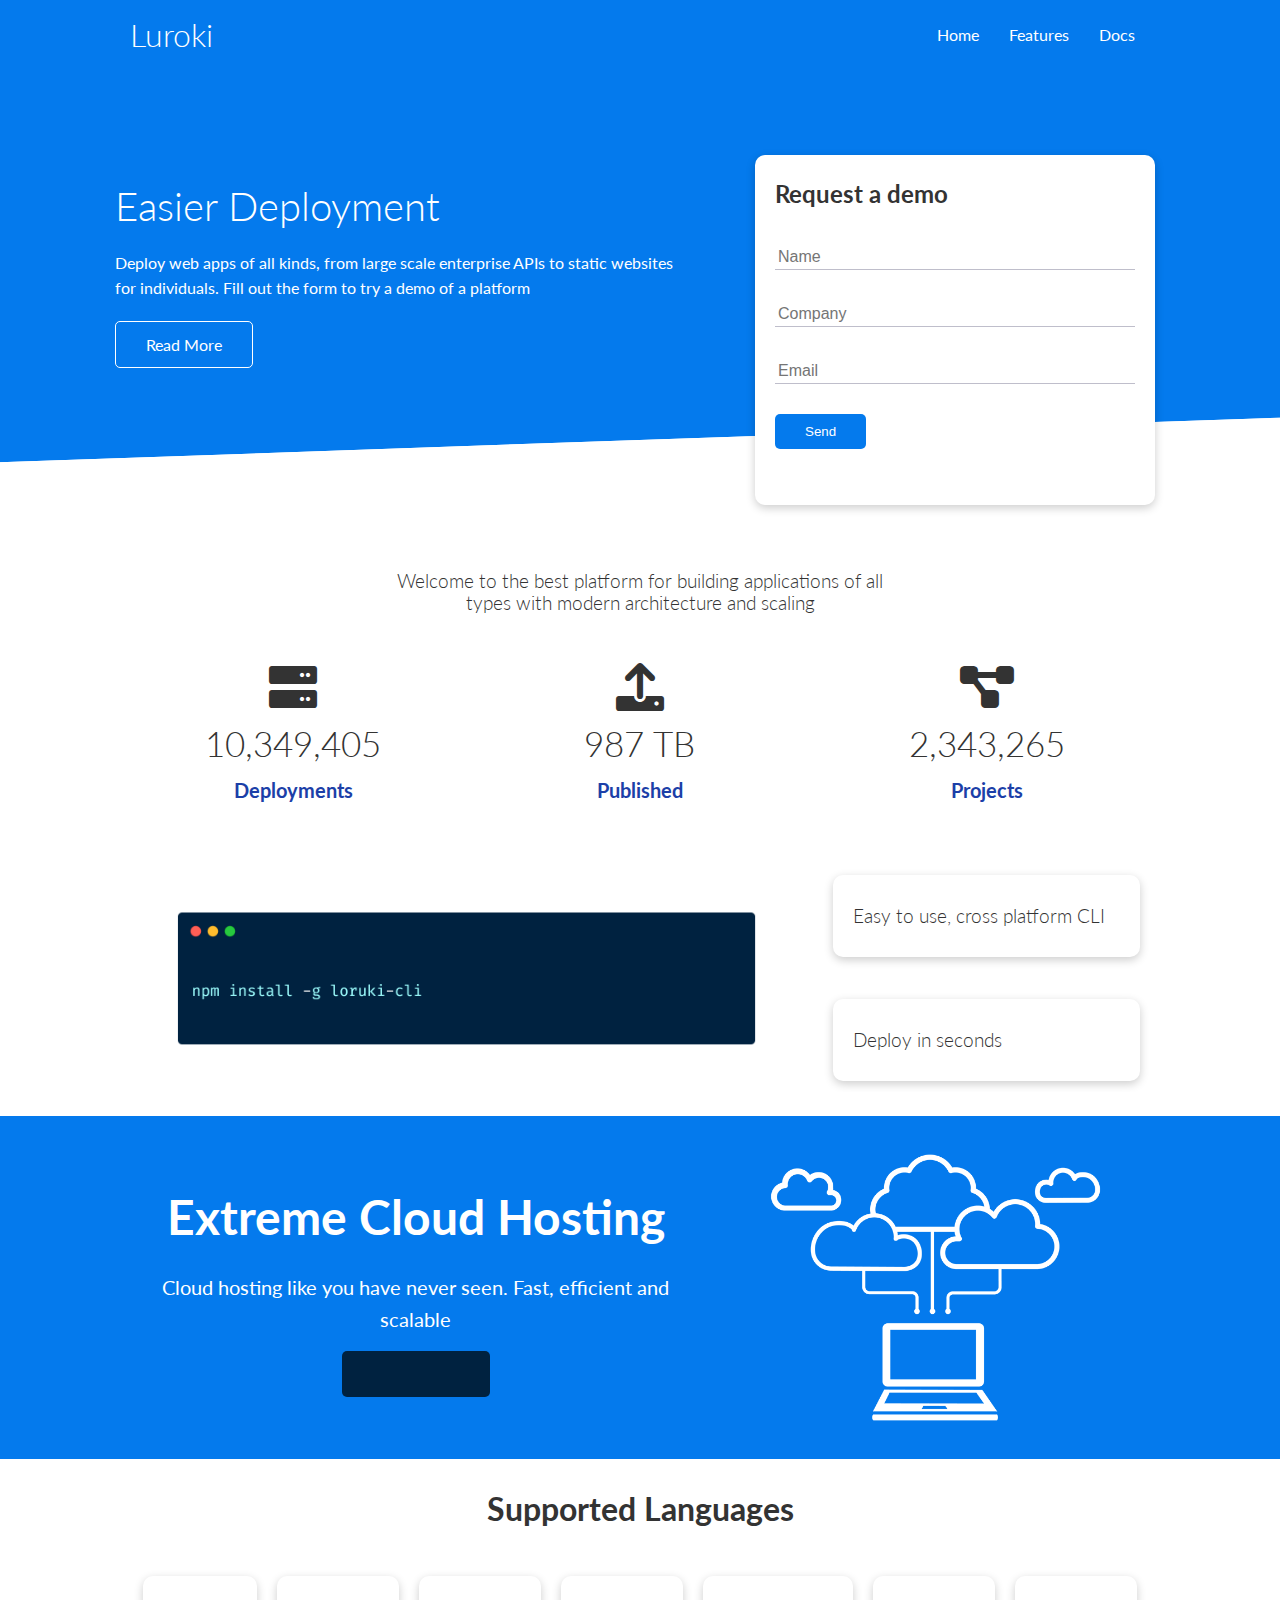
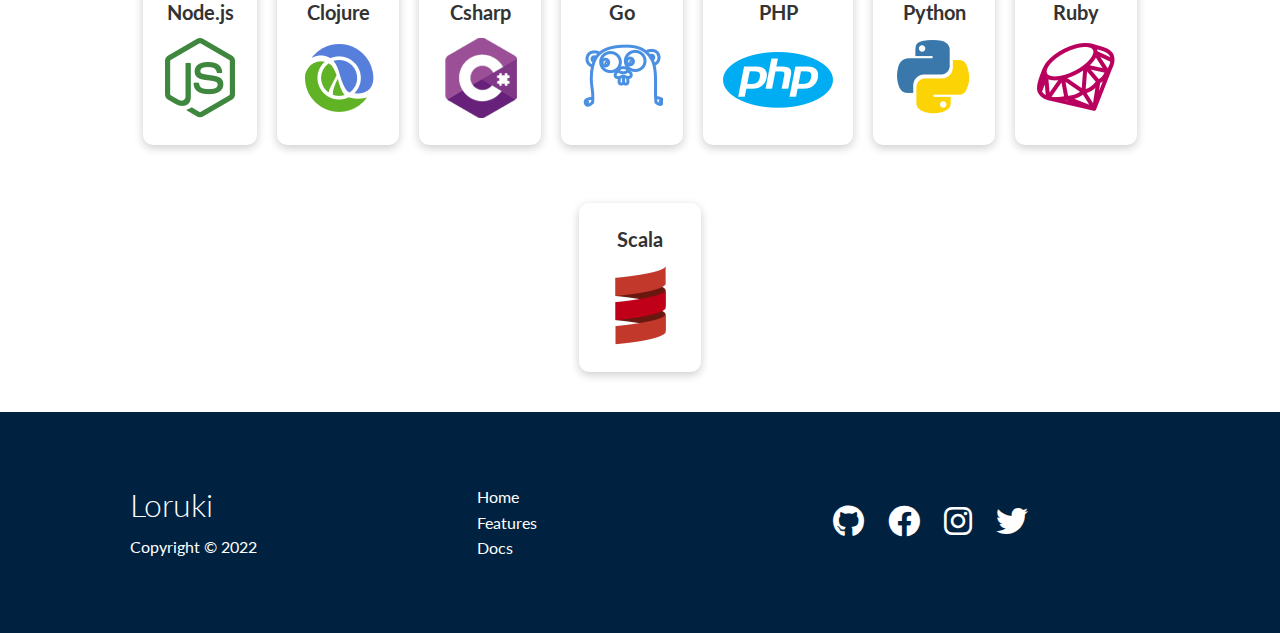
<file: index.html>
<!DOCTYPE html>
<html lang="en">

<head>
    <meta charset="UTF-8">
    <meta http-equiv="X-UA-Compatible" content="IE=edge">
    <meta name="viewport" content="width=device-width, initial-scale=1.0">
    <link rel="stylesheet" href="./css/style.css">
    <link rel="stylesheet" href="./css/utilities.css">
    <link rel="stylesheet" href="./fontawesome-free-6.0.0-web/css/all.css">
    <title>Amir.H | Cloud Hosting For Everyone</title>
</head>

<body>
    <div class="navbar">
        <div class="container flex">
            <h1 class="logo">Luroki </h1>
            <nav>
                <ul>
                    <li><a href="index.html">Home</a></li>
                    <li><a href="features.html">Features</a></li>
                    <li><a href="docs.html">Docs</a></li>
                </ul>
            </nav>
        </div>
    </div>
    <!-- showcase -->
    <section class="showcase">
        <div class="container grid">
            <div class="showcase-text">
                <h1>Easier Deployment</h1>
                <p>Deploy web apps of all kinds, from large scale enterprise APIs to static websites for individuals.
                    Fill out the form to try a demo of a platform</p>
                <a href="features.html" class="btn btn-outline">Read More</a>
            </div>
            <div class="showcase-form card">
                <h2>Request a demo</h2>
                <form>
                    <div class="form-control">
                        <input type="text" name="name" placeholder="Name" required>
                    </div>
                    <div class="form-control">
                        <input type="text" name="company" placeholder="Company" required>
                    </div>
                    <div class="form-control">
                        <input type="email" name="email" placeholder="Email" required>
                    </div>
                    <input type="submit" value="Send" class="btn btn-primary">
                </form>
            </div>
        </div>
    </section>

    <!-- stats -->
    <section class="stats">
        <div class="container">
            <h3 class="stats-heading text-center my-1">
                Welcome to the best platform for building applications of all types with modern architecture and scaling
            </h3>
            <div class="grid grid-3 text-center my-4">
                <div>
                    <i class="fas fa-server fa-3x"></i>
                    <h3>10,349,405</h3>
                    <p class="text-secondary">Deployments</p>
                </div>
                <div>
                    <i class="fas fa-upload fa-3x"></i>
                    <h3>987 TB</h3>
                    <p class="text-secondary">Published</p>
                </div>
                <div>
                    <i class="fas fa-project-diagram fa-3x"></i>
                    <h3>2,343,265</h3>
                    <p class="text-secondary">Projects</p>
                </div>
            </div>
        </div>
    </section>
    <!-- Cli -->
    <section class="cli">
        <div class="container grid">
            <img src="./images/cli.png" alt="">
            <div class="card">
                <h3>Easy to use, cross platform CLI</h3>
            </div>
            <div class="card">
                <h3>Deploy in seconds</h3>
            </div>
        </div>
    </section>

    <!-- Cloud -->
    <section class="cloud bg-primary my-2 py-2">
        <div class="container grid">
            <div class="text-center">
                <h2 class="lg">Extreme Cloud Hosting</h2>
                <p class="lead my-1 ">Cloud hosting like you have never seen. Fast, efficient and scalable</p>
                <a href="features.html" class="btn btn-dark">Read More...</a>
            </div>
            <img src="./images/cloud.png" alt="">

        </div>
    </section>
    <!-- languages -->
    <section class="languages">
        <h2 class="md text-center my-2">
            Supported Languages
        </h2>
        <div class="container flex">
            <div class="card">
                <h4>Node.js</h4>
                <img src="./images/logos/node.png" alt="">
            </div>
            <div class="card">
                <h4>Clojure</h4>
                <img src="./images/logos/clojure.png" alt="">
            </div>
            <div class="card">
                <h4>Csharp</h4>
                <img src="./images/logos/csharp.png" alt="">
            </div>
            <div class="card">
                <h4>Go</h4>
                <img src="./images/logos/go.png" alt="">
            </div>
            <div class="card">
                <h4>PHP</h4>
                <img src="./images/logos/php.png" alt="">
            </div>
            <div class="card">
                <h4>Python</h4>
                <img src="./images/logos/python.png" alt="">
            </div>
            <div class="card">
                <h4>Ruby</h4>
                <img src="./images/logos/ruby.png" alt="">
            </div>
            <div class="card">
                <h4>Scala</h4>
                <img src="./images/logos/scala.png" alt="">
            </div>
        </div>
    </section>

    <!-- Footer -->
    <footer class="footer bg-dark py-5">
        <div class="container grid grid-3">
            <div>
                <h1>
                    Loruki
                </h1>
                <p>Copyright &copy; 2022</p>
            </div>
            <nav>
                <ul>
                    <li>
                        <a href="index.html">Home</a>
                    </li>
                    <li>
                        <a href="features.html">Features</a>
                    </li>
                    <li>
                        <a href="docs.html">Docs</a>
                    </li>
                </ul>
            </nav>
            <div class="social">
                <a href="#"><i class="fab fa-github fa-2x"></i> </a>
                <a href="#"><i class="fab fa-facebook fa-2x"></i> </a>
                <a href="#"><i class="fab fa-instagram fa-2x"></i> </a>
                <a href="#"><i class="fab fa-twitter fa-2x"></i> </a>
            </div>
        </div>
    </footer>
</body>

</html>
</file>
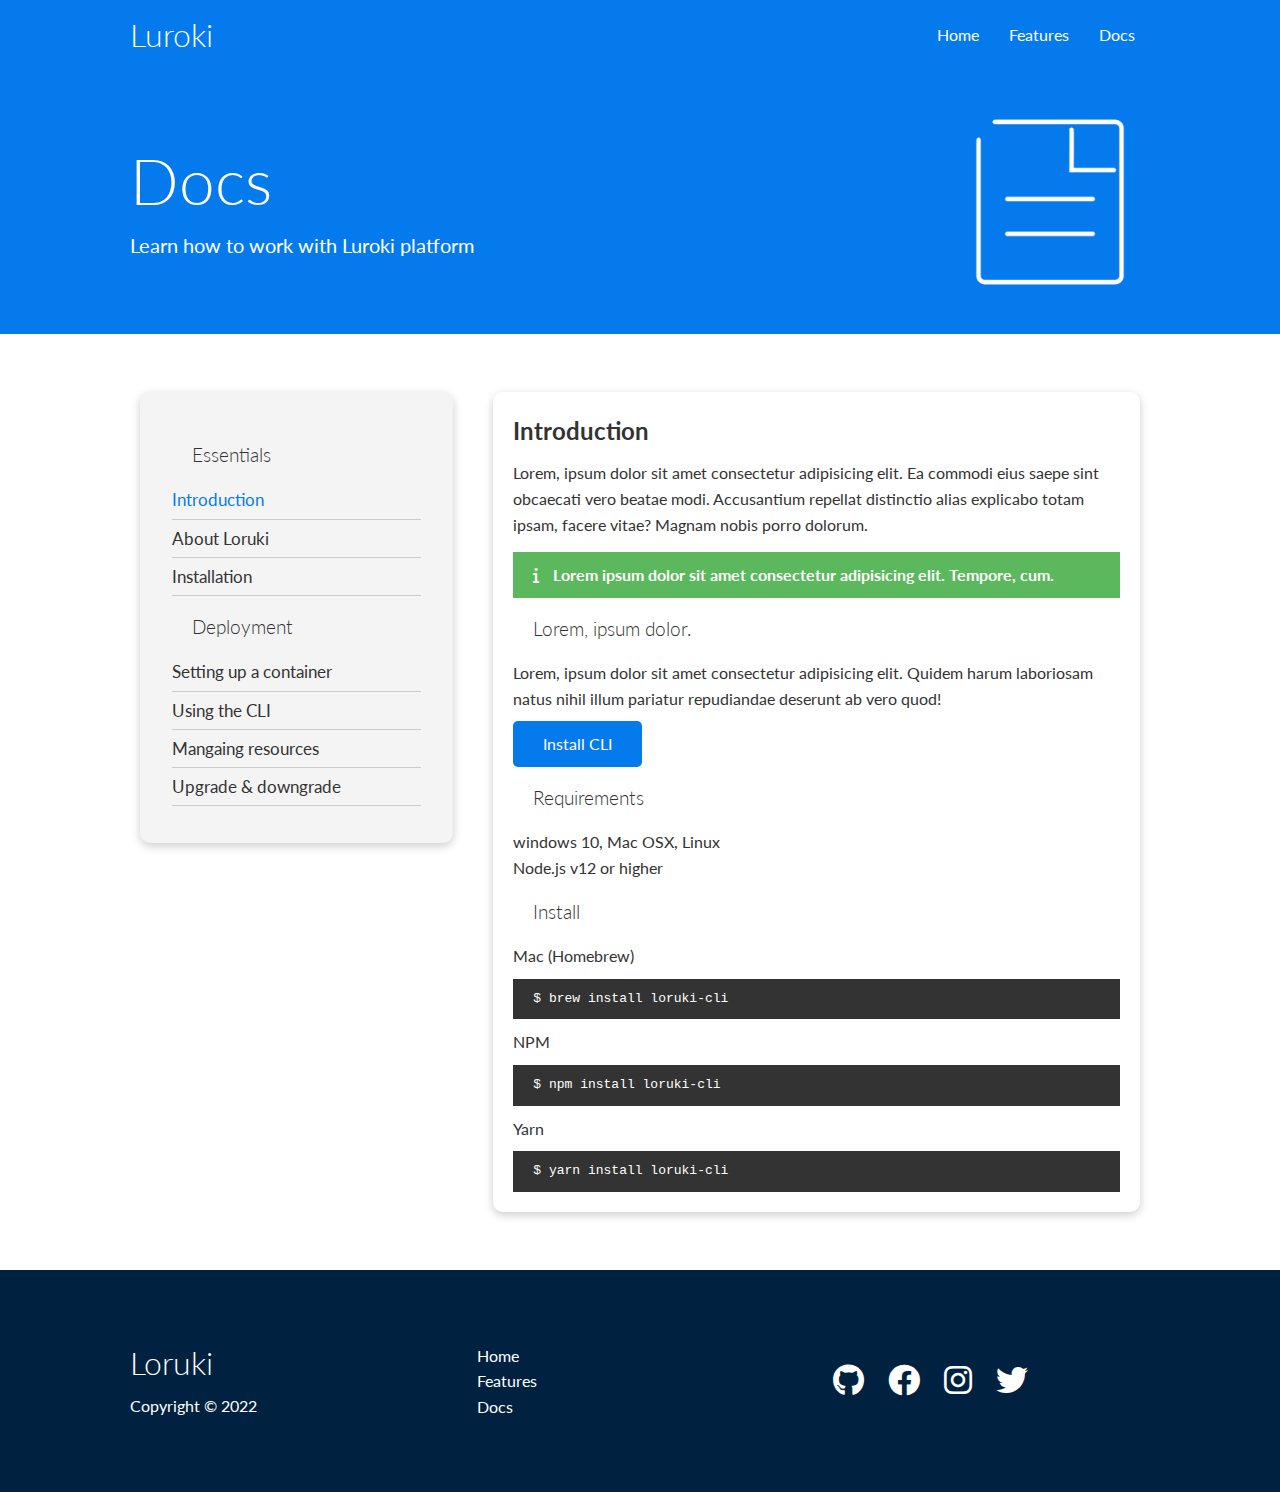
<file: docs.html>
<!DOCTYPE html>
<html lang="en">
  <head>
    <meta charset="UTF-8" />
    <meta http-equiv="X-UA-Compatible" content="IE=edge" />
    <meta name="viewport" content="width=device-width, initial-scale=1.0" />
    <link rel="stylesheet" href="./css/style.css" />
    <link rel="stylesheet" href="./css/utilities.css" />
    <link rel="stylesheet" href="./fontawesome-free-6.0.0-web/css/all.css" />
    <title>Amir.H | Cloud Hosting For Everyone</title>
  </head>

  <body>
    <div class="navbar">
      <div class="container flex">
        <h1 class="logo">Luroki</h1>
        <nav>
          <ul>
            <li><a href="index.html">Home</a></li>
            <li><a href="features.html">Features</a></li>
            <li><a href="docs.html">Docs</a></li>
          </ul>
        </nav>
      </div>
    </div>
    <!-- Head -->
    <section class="docs-head bg-primary py-3">
      <div class="container grid">
        <div>
          <h1 class="xl">Docs</h1>
          <p class="lead">Learn how to work with Luroki platform</p>
        </div>
        <img src="images/docs.png" alt="" />
      </div>
    </section>

    <!-- docs main -->
    <section class="docs-main my-4">
      <div class="container grid">
        <div class="card bg-light p-3">
          <h3 class="my-2">Essentials</h3>
          <nav>
            <ul>
              <li><a class="text-primary" href="">Introduction</a></li>
              <li><a href="">About Loruki</a></li>
              <li><a href="">Installation</a></li>
            </ul>
          </nav>
          <h3 class="my-2">Deployment</h3>
          <nav>
            <ul>
              <li><a href="">Setting up a container</a></li>
              <li><a href="">Using the CLI</a></li>
              <li><a href="">Mangaing resources</a></li>
              <li><a href="">Upgrade & downgrade</a></li>
            </ul>
          </nav>
        </div>
        <div class="card">
          <h2>Introduction</h2>
          <p>
            Lorem, ipsum dolor sit amet consectetur adipisicing elit. Ea commodi
            eius saepe sint obcaecati vero beatae modi. Accusantium repellat
            distinctio alias explicabo totam ipsam, facere vitae? Magnam nobis
            porro dolorum.
          </p>
          <div class="alert alert-success">
            <i class="fas fa-info"></i>
            Lorem ipsum dolor sit amet consectetur adipisicing elit. Tempore,
            cum.
          </div>
          <h3>Lorem, ipsum dolor.</h3>
          <p>
            Lorem, ipsum dolor sit amet consectetur adipisicing elit. Quidem
            harum laboriosam natus nihil illum pariatur repudiandae deserunt ab
            vero quod!
          </p>
          <a href="#" class="btn btn-primary">Install CLI</a>
          <h3>Requirements</h3>
          <ul>
              <li>windows 10, Mac OSX, Linux</li>
              <li>Node.js v12 or higher </li>
          </ul>
          <h3>
              Install
          </h3>
          <p>Mac (Homebrew)</p>
          <pre><code>$ brew install loruki-cli</code></pre>
          <p>NPM</p>
          <pre><code>$ npm install loruki-cli</code></pre>
          <p>Yarn</p>
          <pre><code>$ yarn install loruki-cli</code></pre>
        </div>
      </div>
    </section>

    <!-- Footer -->
    <footer class="footer bg-dark py-5">
      <div class="container grid grid-3">
        <div>
          <h1>Loruki</h1>
          <p>Copyright &copy; 2022</p>
        </div>
        <nav>
          <ul>
            <li>
              <a href="index.html">Home</a>
            </li>
            <li>
              <a href="features.html">Features</a>
            </li>
            <li>
              <a href="docs.html">Docs</a>
            </li>
          </ul>
        </nav>
        <div class="social">
          <a href="#"><i class="fab fa-github fa-2x"></i></a>
          <a href="#"><i class="fab fa-facebook fa-2x"></i></a>
          <a href="#"><i class="fab fa-instagram fa-2x"></i></a>
          <a href="#"><i class="fab fa-twitter fa-2x"></i></a>
        </div>
      </div>
    </footer>
  </body>
</html>
</file>
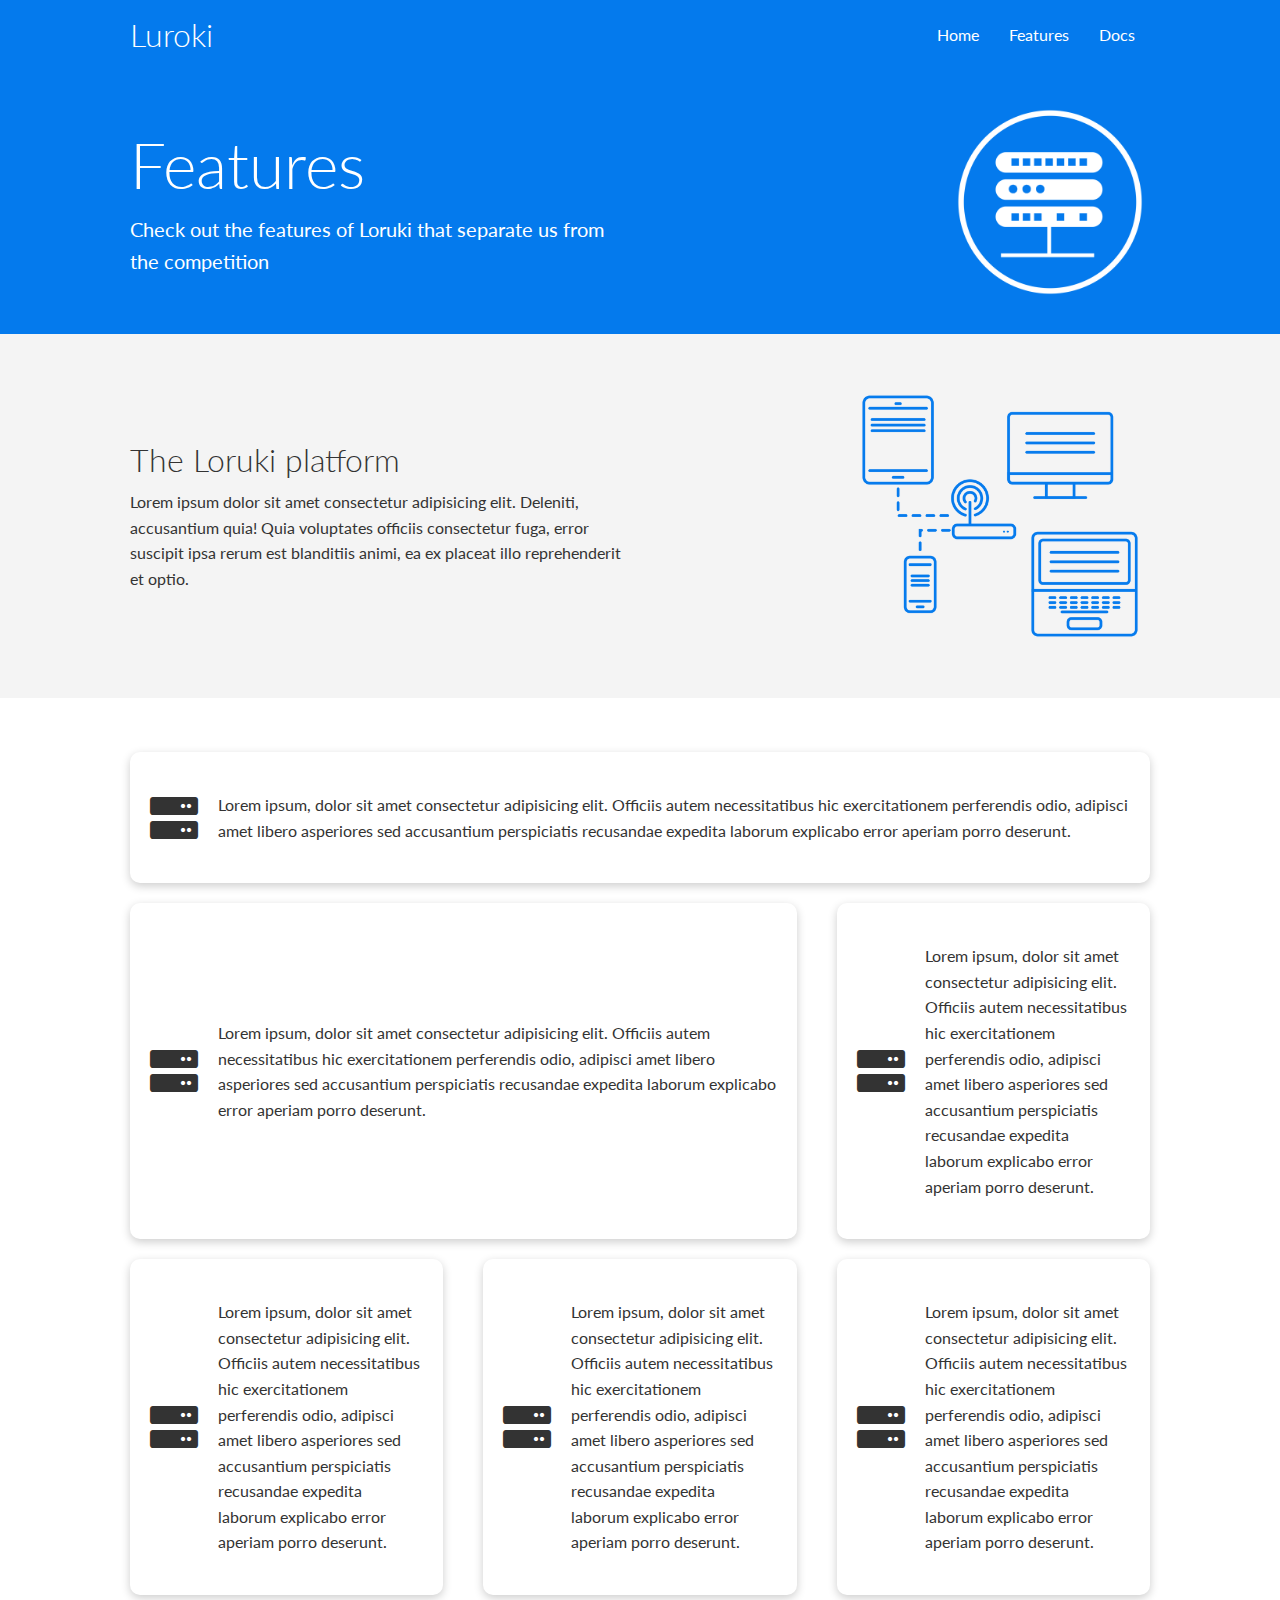
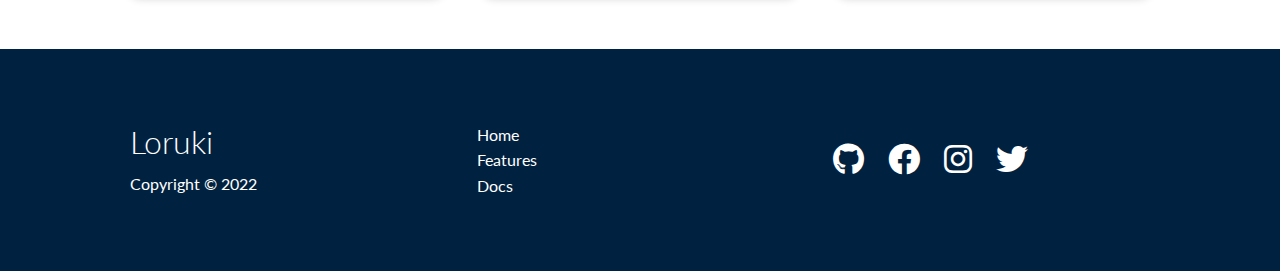
<file: features.html>
<!DOCTYPE html>
<html lang="en">

<head>
    <meta charset="UTF-8">
    <meta http-equiv="X-UA-Compatible" content="IE=edge">
    <meta name="viewport" content="width=device-width, initial-scale=1.0">
    <link rel="stylesheet" href="./css/style.css">
    <link rel="stylesheet" href="./css/utilities.css">
    <link rel="stylesheet" href="./fontawesome-free-6.0.0-web/css/all.css">
    <title>Amir.H | Cloud Hosting For Everyone</title>
</head>

<body>
    <div class="navbar">
        <div class="container flex">
            <h1 class="logo">Luroki </h1>
            <nav>
                <ul>
                    <li><a href="index.html">Home</a></li>
                    <li><a href="features.html">Features</a></li>
                    <li><a href="docs.html">Docs</a></li>
                </ul>
            </nav>
        </div>
    </div>
    <!-- Head -->
    <section class="features-head bg-primary py-3">
        <div class="container grid">
            <div>
                <h1 class="xl">Features</h1>
                <p class="lead">
                    Check out the features of Loruki
                    that separate us from the competition
                </p>
            </div>
            <img src="images/server.png" alt="">
        </div>
    </section>

    <!-- subhead -->
    <section class="features-sub-head bg-light py-3">
        <div class="container grid">
            <div>
                <h1 class="md">The Loruki platform</h1>
                <p">
                    Lorem ipsum dolor sit amet consectetur adipisicing elit. Deleniti, accusantium quia! Quia
                    voluptates officiis consectetur fuga, error suscipit ipsa rerum est blanditiis animi, ea ex
                    placeat illo reprehenderit et optio.
                    </p>
            </div>
            <img src="images/server2.png" alt="">

    </section>

    <section class="features-main my-2">
        <div class="container grid grid-3">
            <div class="card flex">
                <i class="fas fa-server fa-3x"></i>
                <p>Lorem ipsum, dolor sit amet consectetur adipisicing elit. Officiis autem necessitatibus hic
                    exercitationem perferendis odio, adipisci amet libero asperiores sed accusantium perspiciatis
                    recusandae expedita laborum explicabo error aperiam porro deserunt.</p>
            </div>
            <div class="card flex">
                <i class="fas fa-server fa-3x"></i>
                <p>Lorem ipsum, dolor sit amet consectetur adipisicing elit. Officiis autem necessitatibus hic
                    exercitationem perferendis odio, adipisci amet libero asperiores sed accusantium perspiciatis
                    recusandae expedita laborum explicabo error aperiam porro deserunt.</p>
            </div>
            <div class="card flex">
                <i class="fas fa-server fa-3x"></i>
                <p>Lorem ipsum, dolor sit amet consectetur adipisicing elit. Officiis autem necessitatibus hic
                    exercitationem perferendis odio, adipisci amet libero asperiores sed accusantium perspiciatis
                    recusandae expedita laborum explicabo error aperiam porro deserunt.</p>
            </div>
            <div class="card flex">
                <i class="fas fa-server fa-3x"></i>
                <p>Lorem ipsum, dolor sit amet consectetur adipisicing elit. Officiis autem necessitatibus hic
                    exercitationem perferendis odio, adipisci amet libero asperiores sed accusantium perspiciatis
                    recusandae expedita laborum explicabo error aperiam porro deserunt.</p>
            </div>
            <div class="card flex">
                <i class="fas fa-server fa-3x"></i>
                <p>Lorem ipsum, dolor sit amet consectetur adipisicing elit. Officiis autem necessitatibus hic
                    exercitationem perferendis odio, adipisci amet libero asperiores sed accusantium perspiciatis
                    recusandae expedita laborum explicabo error aperiam porro deserunt.</p>
            </div>
            <div class="card flex">
                <i class="fas fa-server fa-3x"></i>
                <p>Lorem ipsum, dolor sit amet consectetur adipisicing elit. Officiis autem necessitatibus hic
                    exercitationem perferendis odio, adipisci amet libero asperiores sed accusantium perspiciatis
                    recusandae expedita laborum explicabo error aperiam porro deserunt.</p>
            </div>

        </div>
    </section>
    <!-- Footer -->
    <footer class="footer bg-dark py-5">
        <div class="container grid grid-3">
            <div>
                <h1>
                    Loruki
                </h1>
                <p>Copyright &copy; 2022</p>
            </div>
            <nav>
                <ul>
                    <li>
                        <a href="index.html">Home</a>
                    </li>
                    <li>
                        <a href="features.html">Features</a>
                    </li>
                    <li>
                        <a href="docs.html">Docs</a>
                    </li>
                </ul>
            </nav>
            <div class="social">
                <a href="#"><i class="fab fa-github fa-2x"></i> </a>
                <a href="#"><i class="fab fa-facebook fa-2x"></i> </a>
                <a href="#"><i class="fab fa-instagram fa-2x"></i> </a>
                <a href="#"><i class="fab fa-twitter fa-2x"></i> </a>
            </div>
        </div>
    </footer>
</body>

</html>
</file>
<file: css/style.css>
@import url('https://fonts.googleapis.com/css2?family=Lato:wght@300&display=swap');

:root{
    --primary-color: #047aed;
    --secondary-color: #1c3fa8;
    --dark-color: #002240;
    --light-color: #f4f4f4;
    --success-color: #5cb85c;
    --error-color: #d9534f;
}
* {
    box-sizing: border-box;
    padding: 0;
    margin: 0;
}
body{
    font-family: 'Lato', sans-serif;
    color: #333;
    line-height: 1.6;
}

ul{
    list-style-type: none;
}
a{
    text-decoration: none;
    color: #333;
}

h1, h3{
    font-weight: 300;
    line-height: 1.2;
    margin: 10px 0;
}

p{
    
    margin: 10px 0;
}
img{
    width: 100%;
}

code, pre{
    background-color: #333;
    color: #fff;
    padding: 10px;
}

/* navbar */
.navbar .flex{
    justify-content: space-between;
}
.navbar{
    background-color: var(--primary-color);
    color: #ffff;
    height: 70px;
}
.navbar ul{
    display: flex;
}
.navbar a{
    color: #ffff;
    padding: 10px;
    margin: 0 5px;
}
.navbar a:hover{
    border-bottom: 2px #ffff solid;
}
/* showcase */
.showcase{
    height: 400px;
    background-color: var(--primary-color);
    color: #fff;
    position: relative;
}
.showcase::before, .showcase::after{
content: '';
position: absolute;
height: 100px;
bottom: -70px;
right: 0;
left: 0;
background-color: #fff;
transform: skewY(-2deg);
-webkit-transform: skewY(-2deg);
-moz-transform: skewY(-2deg);
-ms-transform: skewY(-2deg);
}
.showcase h1{
    font-size: 40px;
}

.showcase p{
    margin: 20px 0;
}
.showcase-form{
    position: relative;
    top: 60px;
    height: 350px;
    width: 400px;
    padding: 40px;
    z-index: 100;
    justify-self: flex-end;
    animation: slideInFromRight 1s ease-in ;
}
.showcase-text{
      animation: slideInFromLeft 1s ease-in !important;

}
.showcase-form .form-control{
margin: 30px 0;
}
.showcase-form input[type="text"],
.showcase-form input[type="email"]{
    border: 0;
    border-bottom: 1px solid #bfbecb;
    width: 100%;
    padding: 3px;
    font-size: 16px;
}
.showcase-form input:focus{
    outline: none;
}
.showcase .grid{
    grid-template-columns: 55% 45%;
    gap: 30px;
    overflow: visible;
}
/* Stats */
.stats{
    padding-top: 100px;
      animation: slideInFromBottom 1s ease-in !important;

}
.stats-heading{
    max-width: 500px;
    margin: auto !important;
}

.stats .grid h3{
    font-size: 35px;
}
.stats .grid p{
    font-size: 20px;
    font-weight: bold;
}

/* CLI */
.cli .grid{
    grid-template-columns: repeat(3, 1fr);
    grid-template-rows: repeat(2, 1fr);
}
.cli .grid > *:first-child{
        grid-column: 1 / span 2;
        grid-row: 1 / span 2;
}

/* Cloud */
.cloud .grid{
    grid-template-columns: 4fr 3fr;
}

/* languages */

.languages .flex{
    flex-wrap: wrap;
}
.languages .card{
text-align: center;
margin: 18px 10px 40px;
transition: transform 0.2s ease-in;
}

.languages .card h4{
     font-size: 20px;
     margin-bottom: 10px;
}

.languages .card:hover{
    transform: translateY(-15px);
}

/* features */
.features-head img, .features-sub-head img{
    width: 200px;
    justify-self: flex-end;
}
 .features-sub-head img{
    width: 300px;
    justify-self: flex-end;
}

.features-main .card > i{
margin-right: 20px;
}
.features-main .grid{
    padding: 30px;
}
.features-main .grid > *:first-child{
    grid-column: 1 / span 3;
}
.features-main .grid > *:nth-child(2){
    grid-column: 1 / span 2;
}

/* docs */
.docs-head img, .docs-sub-head img{
    width: 200px;
    justify-self: flex-end;
}
/* DOCS */
.docs-main h3{
    margin: 20px;
}
.docs-main .grid{
    grid-template-columns: 1fr 2fr;
    align-items: flex-start;
}
.docs-main nav li{
    font-size: 17px;
    padding-bottom: 5px;
    margin-bottom: 5px;
    border-bottom: 1px #ccc solid;
}
/* .docs-main nav li:hover{
    font-size: 17px;
    padding-bottom: 5px;
    margin-bottom: 5px;
    border-bottom: 1px #ccc solid;
} */
/* Footer */
.footer .social a{
    margin: 0 10px;
}

/* animations */
@keyframes slideInFromLeft {
    0% {
        transform: translateX(-100%);
    } 
    100%{
        transform: translateX(0);
    }
}
@keyframes slideInFromRight {
    0% {
        transform: translateX(100%);
    } 
    100%{
        transform: translateX(0);
    }
}
@keyframes slideInFromTop {
    0% {
        transform: translateY(-100%);
    } 
    100%{
        transform: translateX(0);
    }
}
@keyframes slideInFromBottom {
    0% {
        transform: translateY(100%);
    } 
    100%{
        transform: translateX(0);
    }
}




/* tablets & under*/
@media (max-width: 768px) {
  .grid, 
  .showcase .grid
  .stats .grid,
  .cli .grid,
  .cloud .grid, .features-main .grid,
  .docs-main .grid{
grid-template-columns: 1fr !important;
grid-template-rows: 1fr !important;
  }
  .showcase{
    height: auto;
  }
  .showcase-text{
      text-align: center; 
      margin-top: 40px;
    }
    .showcase-form{
        justify-self: center;
        margin: auto;

    }
    
 
  .cli .grid > *:first-child{
        grid-column: 1;
        grid-row: 1;
}
.features-head, .features-sub-head, 
.docs-head{
    text-align: center;
}
.features-head img, .features-sub-head img, 
.docs-head img{
    justify-self: center;
}
.features-main .grid > *:first-child,
.features-main .grid > *:nth-child(2){
    grid-column: 1 !important;
}
}


/* Mobile */

@media (max-width: 500px) {
    .navbar{
        height: 110px ;
    }
    .navbar .flex{
        flex-direction: column;
    }
    .navbar ul{
        padding: 10px;
        background-color: rgba(0, 0, 0, 0.1);
    }
}


/* 01:48:00 */
</file>
<file: css/utilities.css>
/* @import url('./style.css'); */
.card{
    background-color: #fff;
    color: #333;
    border-radius: 10px;
    box-shadow: 0 3px 10px rgba(0, 0, 0, 0.2);
    padding: 20px;
    margin: 10px;
}
.bg-primary a, 
.btn-primary a, 
.bg-secondary a, 
.btn-secondary a, 
.bg-dark a, 
.btn-dark a{
color: #fff;
}
/* backgrounds & colored btns */
.bg-primary, .btn-primary{
    background-color: var(--primary-color);
    color: #fff;
}
.bg-secondary, .btn-secondary{
    background-color: var(--secondary-color);
    color: #fff;
}
.bg-dark, .btn-dark{
    background-color: var(--dark-color) !important;
    color: #fff;
}
.text-primary, .btn-primary{
    color: var(--primary-color);

}
.text-secondary, .btn-secondary{
    color: var(--secondary-color);
}
.text-dark, .btn-dark{
    color: var(--dark-color) !important;
}

.bg-light, .btn-light{
    background-color: var(--light-color);
    color: #333;
}
.btn{
    display: inline-block;
    padding: 10px 30px;
    cursor: pointer;
    background: var(--primary-color);
    color: #fff;
    border: none;
    border-radius: 5px;
}
.btn:hover{
    transform: scale(.98);
}
.text-center{
    text-align: center;
}
.btn-outline{
    background-color: transparent;
    border: 1px #fff solid;
}
/* Lalert */
.alert{
    background-color: var(--light-color);
    padding: 10px 20px;
    font-weight: bold;
    margin: 15px 0;
}
.alert i{
    margin-right: 10px;
}
.alert-success{
    background-color: var(--success-color);
    color: #fff;
}
.alert-error{
    background-color: var(--error-color);
    color: #fff;
}
/* text sizes */
.lead{
    font-size: 20px;

}
.sm{
    font-size: 1rem;
}
.md{
    font-size: 2rem;
}
.lg{
    font-size: 3rem;
}
.xl{
    font-size: 4rem;
}
.container{
    max-width: 1100px;
    margin: 0 auto;
    overflow: auto;
    padding: 0 40px;
}

.flex{
    display: flex;
    justify-content: center;
    align-items: center;
    height: 100%;
}

.grid{
    display: grid;
    grid-template-columns: repeat(2, 1fr);
    gap: 20px;
    justify-content: center;
    align-items: center;
    height: 100%;
}

.grid-3{
    grid-template-columns: repeat(3, 1fr);
}

/* margin */

.my-1{
    margin: 1rem 0;
}

.my-2{
    margin: 1.5rem 0;
}
.my-3{
    margin: 2rem 0;
}
.my-4{
    margin: 3rem 0;
}
.my-5{
    margin: 4rem 0;
}

.m-1{
    margin: 1rem ;
}

.m-2{
    margin: 1.5rem ;
}
.m-3{
    margin: 2rem ;
}
.m-4{
    margin: 3rem ;
}
.m-5{
    margin: 4rem ;
}

/* padding */

.py-1{
    padding: 1rem 0;
}

.py-2{
    padding: 1.5rem 0;
}
.py-3{
    padding: 2rem 0;
}
.py-4{
    padding: 3rem 0;
}
.py-5{
    padding: 4rem 0;
}

.p-1{
    padding: 1rem ;
}

.p-2{
    padding: 1.5rem ;
}
.p-3{
    padding: 2rem ;
}
.p-4{
    padding: 3rem ;
}
.p-5{
    padding: 4rem ;
}
</file>
